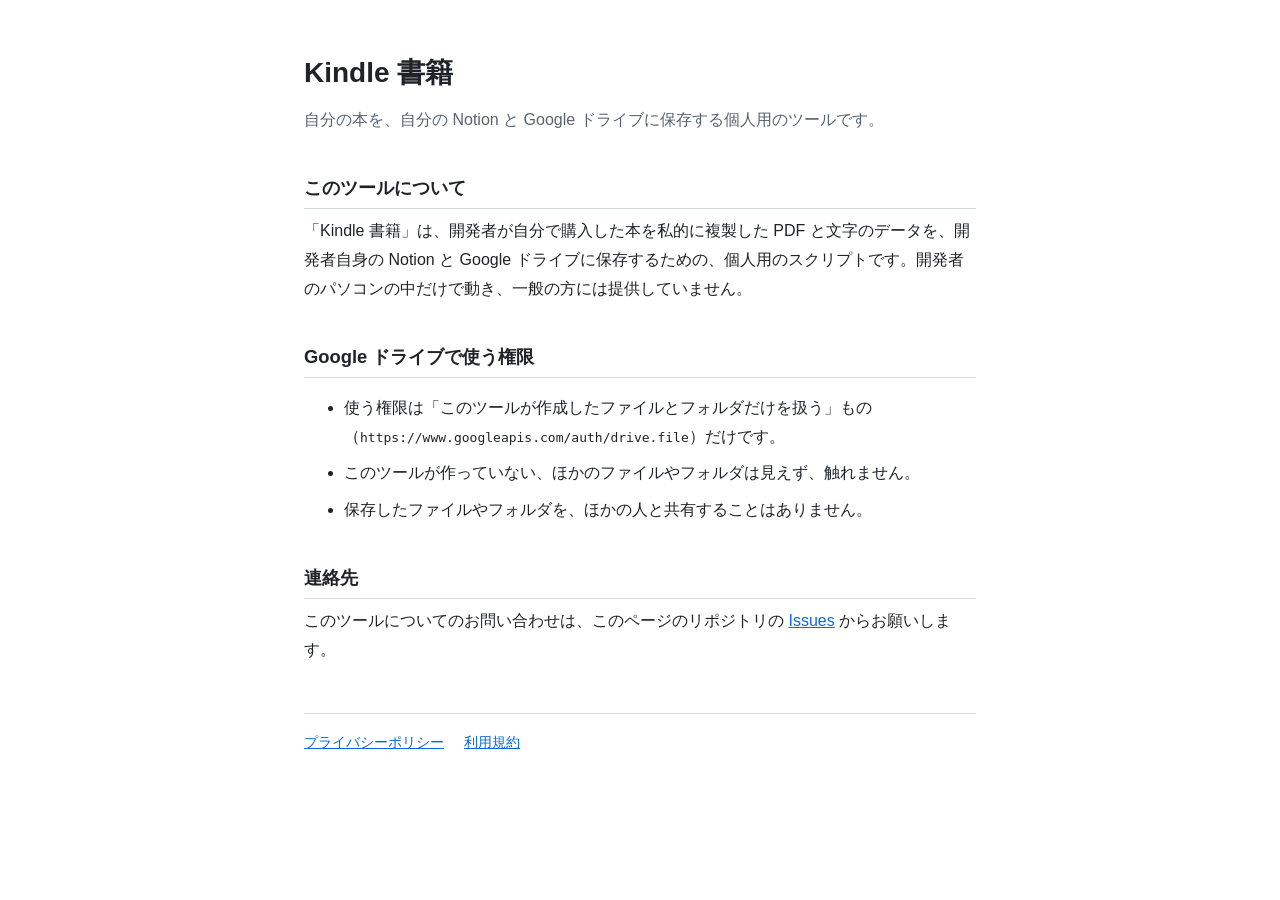
<file: index.html>
<!DOCTYPE html>
<html lang="ja">
<head>
  <meta charset="utf-8">
  <meta name="viewport" content="width=device-width, initial-scale=1">
  <title>Kindle 書籍（個人用ツール）</title>
  <meta name="description" content="自分の本を自分の Notion と Google ドライブに保存する、個人用のツールの説明です。">
  <link rel="stylesheet" href="style.css">
</head>
<body>
  <main>
    <h1>Kindle 書籍</h1>
    <p class="lead">自分の本を、自分の Notion と Google ドライブに保存する個人用のツールです。</p>

    <h2>このツールについて</h2>
    <p>「Kindle 書籍」は、開発者が自分で購入した本を私的に複製した PDF と文字のデータを、開発者自身の Notion と Google ドライブに保存するための、個人用のスクリプトです。開発者のパソコンの中だけで動き、一般の方には提供していません。</p>

    <h2>Google ドライブで使う権限</h2>
    <ul>
      <li>使う権限は「このツールが作成したファイルとフォルダだけを扱う」もの（<code>https://www.googleapis.com/auth/drive.file</code>）だけです。</li>
      <li>このツールが作っていない、ほかのファイルやフォルダは見えず、触れません。</li>
      <li>保存したファイルやフォルダを、ほかの人と共有することはありません。</li>
    </ul>

    <h2>連絡先</h2>
    <p>このツールについてのお問い合わせは、このページのリポジトリの <a href="https://github.com/suimaa/suimaa.github.io/issues">Issues</a> からお願いします。</p>

    <nav>
      <a href="privacy.html">プライバシーポリシー</a>
      <a href="terms.html">利用規約</a>
    </nav>
  </main>
</body>
</html>
</file>
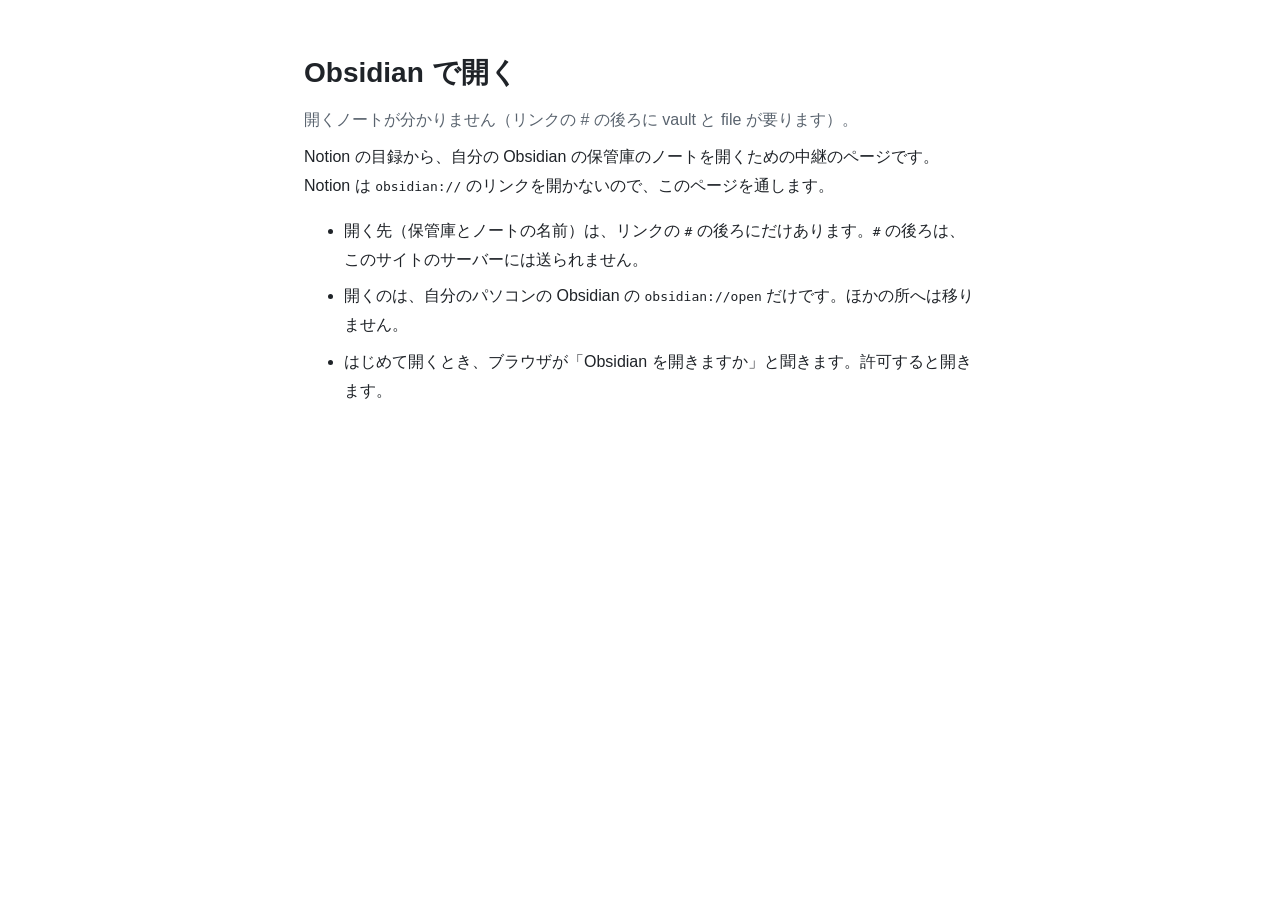
<file: obsidian.html>
<!DOCTYPE html>
<html lang="ja">
<head>
  <meta charset="utf-8">
  <meta name="viewport" content="width=device-width, initial-scale=1">
  <meta name="robots" content="noindex">
  <meta name="referrer" content="no-referrer">
  <title>Obsidian で開く</title>
  <link rel="stylesheet" href="style.css">
</head>
<body>
  <main>
    <h1>Obsidian で開く</h1>
    <p class="lead" id="status">Obsidian でノートを開いています…</p>
    <p><a id="open" href="#" hidden>Obsidian で開く</a></p>
    <p>Notion の目録から、自分の Obsidian の保管庫のノートを開くための中継のページです。Notion は <code>obsidian://</code> のリンクを開かないので、このページを通します。</p>
    <ul>
      <li>開く先（保管庫とノートの名前）は、リンクの <code>#</code> の後ろにだけあります。<code>#</code> の後ろは、このサイトのサーバーには送られません。</li>
      <li>開くのは、自分のパソコンの Obsidian の <code>obsidian://open</code> だけです。ほかの所へは移りません。</li>
      <li>はじめて開くとき、ブラウザが「Obsidian を開きますか」と聞きます。許可すると開きます。</li>
    </ul>
  </main>
  <script>
    (function () {
      var params = new URLSearchParams(location.hash.slice(1));
      var vault = params.get("vault");
      var file = params.get("file");
      var status = document.getElementById("status");
      if (!vault || !file) {
        status.textContent = "開くノートが分かりません（リンクの # の後ろに vault と file が要ります）。";
        return;
      }
      var target = "obsidian://open?vault=" + encodeURIComponent(vault) + "&file=" + encodeURIComponent(file);
      var link = document.getElementById("open");
      link.href = target;
      link.hidden = false;
      status.textContent = "Obsidian で「" + file.split("/").pop() + "」を開いています。開かないときは、下のリンクを押してください。";
      location.replace(target);
    })();
  </script>
</body>
</html>
</file>
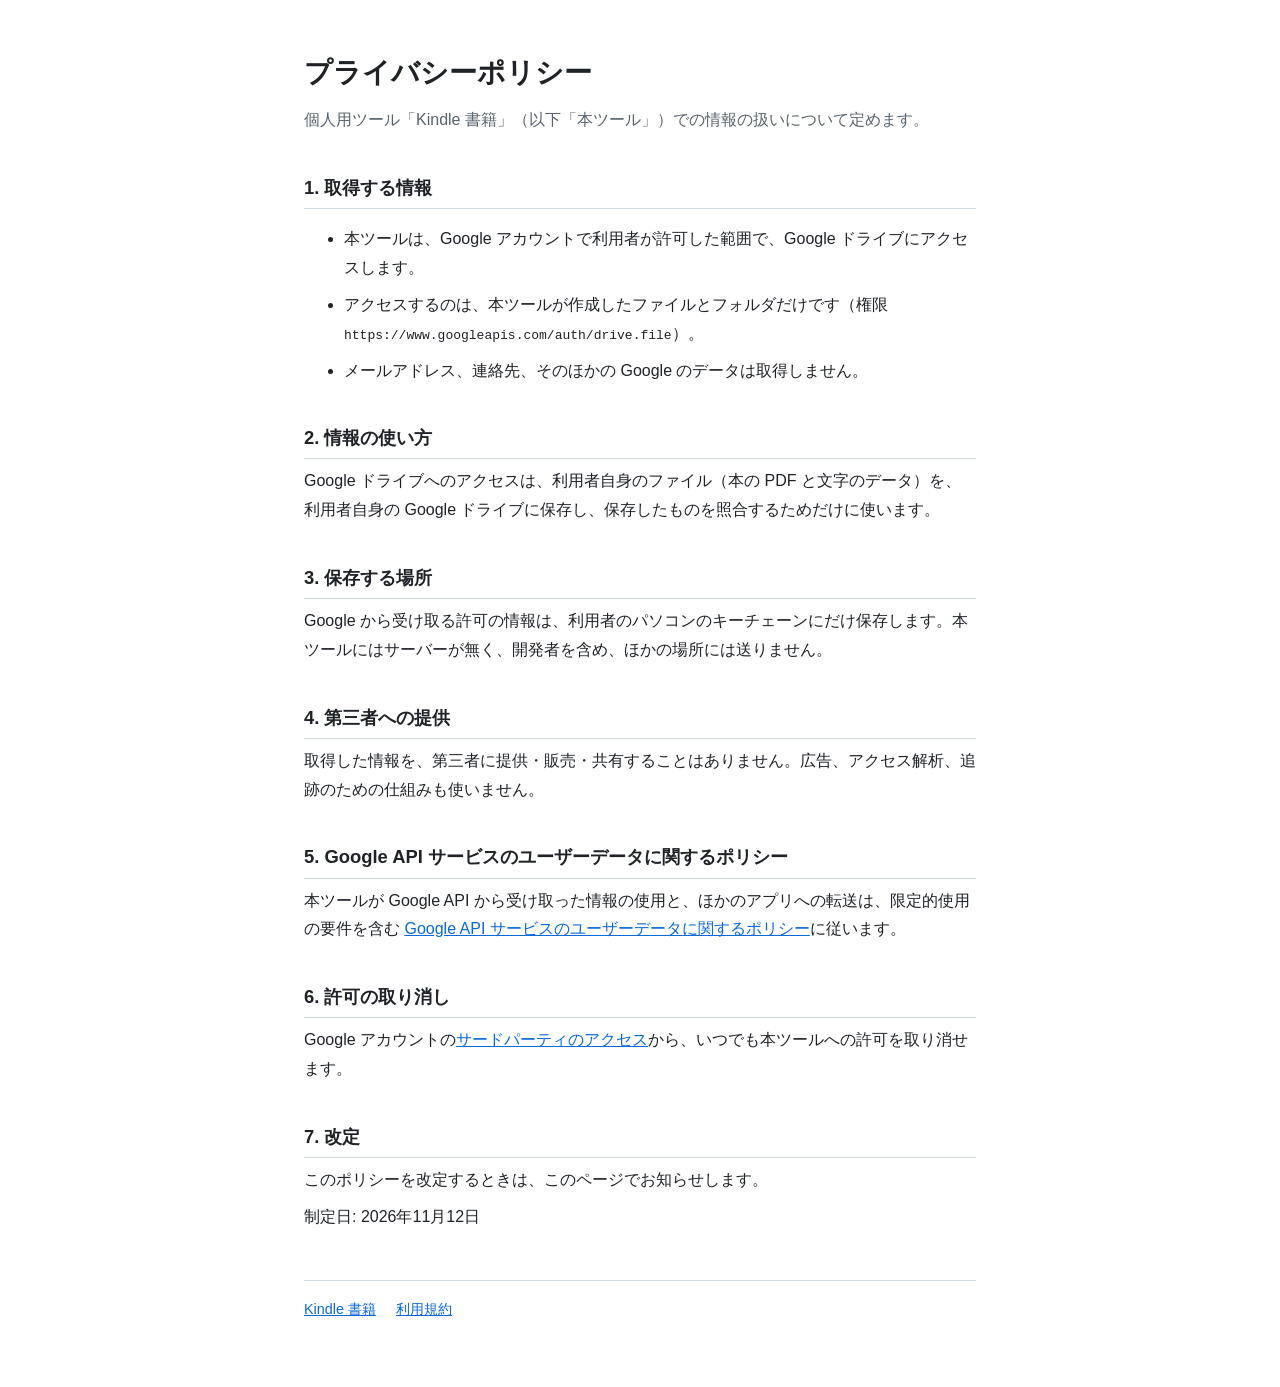
<file: privacy.html>
<!DOCTYPE html>
<html lang="ja">
<head>
  <meta charset="utf-8">
  <meta name="viewport" content="width=device-width, initial-scale=1">
  <title>プライバシーポリシー｜Kindle 書籍</title>
  <link rel="stylesheet" href="style.css">
</head>
<body>
  <main>
    <h1>プライバシーポリシー</h1>
    <p class="lead">個人用ツール「Kindle 書籍」（以下「本ツール」）での情報の扱いについて定めます。</p>

    <h2>1. 取得する情報</h2>
    <ul>
      <li>本ツールは、Google アカウントで利用者が許可した範囲で、Google ドライブにアクセスします。</li>
      <li>アクセスするのは、本ツールが作成したファイルとフォルダだけです（権限 <code>https://www.googleapis.com/auth/drive.file</code>）。</li>
      <li>メールアドレス、連絡先、そのほかの Google のデータは取得しません。</li>
    </ul>

    <h2>2. 情報の使い方</h2>
    <p>Google ドライブへのアクセスは、利用者自身のファイル（本の PDF と文字のデータ）を、利用者自身の Google ドライブに保存し、保存したものを照合するためだけに使います。</p>

    <h2>3. 保存する場所</h2>
    <p>Google から受け取る許可の情報は、利用者のパソコンのキーチェーンにだけ保存します。本ツールにはサーバーが無く、開発者を含め、ほかの場所には送りません。</p>

    <h2>4. 第三者への提供</h2>
    <p>取得した情報を、第三者に提供・販売・共有することはありません。広告、アクセス解析、追跡のための仕組みも使いません。</p>

    <h2>5. Google API サービスのユーザーデータに関するポリシー</h2>
    <p>本ツールが Google API から受け取った情報の使用と、ほかのアプリへの転送は、限定的使用の要件を含む <a href="https://developers.google.com/terms/api-services-user-data-policy">Google API サービスのユーザーデータに関するポリシー</a>に従います。</p>

    <h2>6. 許可の取り消し</h2>
    <p>Google アカウントの<a href="https://myaccount.google.com/permissions">サードパーティのアクセス</a>から、いつでも本ツールへの許可を取り消せます。</p>

    <h2>7. 改定</h2>
    <p>このポリシーを改定するときは、このページでお知らせします。</p>

    <p>制定日: 2026年11月12日</p>

    <nav>
      <a href="index.html">Kindle 書籍</a>
      <a href="terms.html">利用規約</a>
    </nav>
  </main>
</body>
</html>
</file>
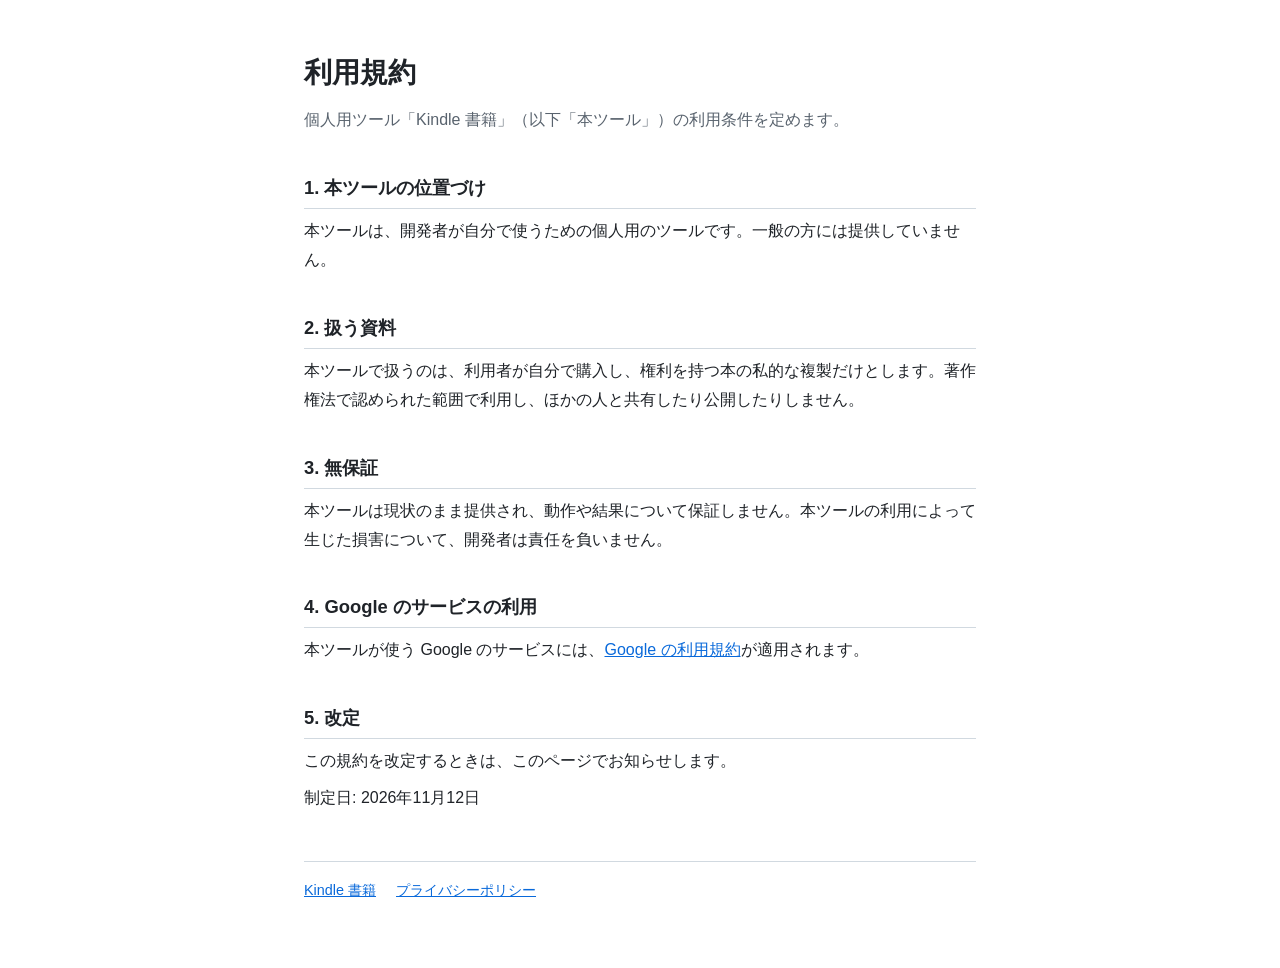
<file: terms.html>
<!DOCTYPE html>
<html lang="ja">
<head>
  <meta charset="utf-8">
  <meta name="viewport" content="width=device-width, initial-scale=1">
  <title>利用規約｜Kindle 書籍</title>
  <link rel="stylesheet" href="style.css">
</head>
<body>
  <main>
    <h1>利用規約</h1>
    <p class="lead">個人用ツール「Kindle 書籍」（以下「本ツール」）の利用条件を定めます。</p>

    <h2>1. 本ツールの位置づけ</h2>
    <p>本ツールは、開発者が自分で使うための個人用のツールです。一般の方には提供していません。</p>

    <h2>2. 扱う資料</h2>
    <p>本ツールで扱うのは、利用者が自分で購入し、権利を持つ本の私的な複製だけとします。著作権法で認められた範囲で利用し、ほかの人と共有したり公開したりしません。</p>

    <h2>3. 無保証</h2>
    <p>本ツールは現状のまま提供され、動作や結果について保証しません。本ツールの利用によって生じた損害について、開発者は責任を負いません。</p>

    <h2>4. Google のサービスの利用</h2>
    <p>本ツールが使う Google のサービスには、<a href="https://policies.google.com/terms">Google の利用規約</a>が適用されます。</p>

    <h2>5. 改定</h2>
    <p>この規約を改定するときは、このページでお知らせします。</p>

    <p>制定日: 2026年11月12日</p>

    <nav>
      <a href="index.html">Kindle 書籍</a>
      <a href="privacy.html">プライバシーポリシー</a>
    </nav>
  </main>
</body>
</html>
</file>
<file: style.css>
:root {
  color-scheme: light dark;
  --text: #1f2328;
  --muted: #59636e;
  --line: #d1d9e0;
  --bg: #ffffff;
  --link: #0969da;
}

@media (prefers-color-scheme: dark) {
  :root {
    --text: #e6edf3;
    --muted: #9198a1;
    --line: #3d444d;
    --bg: #0d1117;
    --link: #4493f8;
  }
}

body {
  margin: 0;
  background: var(--bg);
  color: var(--text);
  font-family: -apple-system, BlinkMacSystemFont, "Hiragino Sans", "Noto Sans JP", sans-serif;
  line-height: 1.8;
}

main {
  max-width: 42rem;
  margin: 0 auto;
  padding: 3rem 1.25rem 4rem;
}

h1 {
  font-size: 1.75rem;
  margin: 0 0 0.5rem;
}

h2 {
  font-size: 1.15rem;
  margin: 2.25rem 0 0.5rem;
  padding-bottom: 0.25rem;
  border-bottom: 1px solid var(--line);
}

p, li {
  margin: 0.5rem 0;
}

a {
  color: var(--link);
}

.lead {
  color: var(--muted);
}

nav {
  margin-top: 3rem;
  padding-top: 1rem;
  border-top: 1px solid var(--line);
  color: var(--muted);
  font-size: 0.9rem;
}

nav a {
  margin-right: 1rem;
}
</file>
